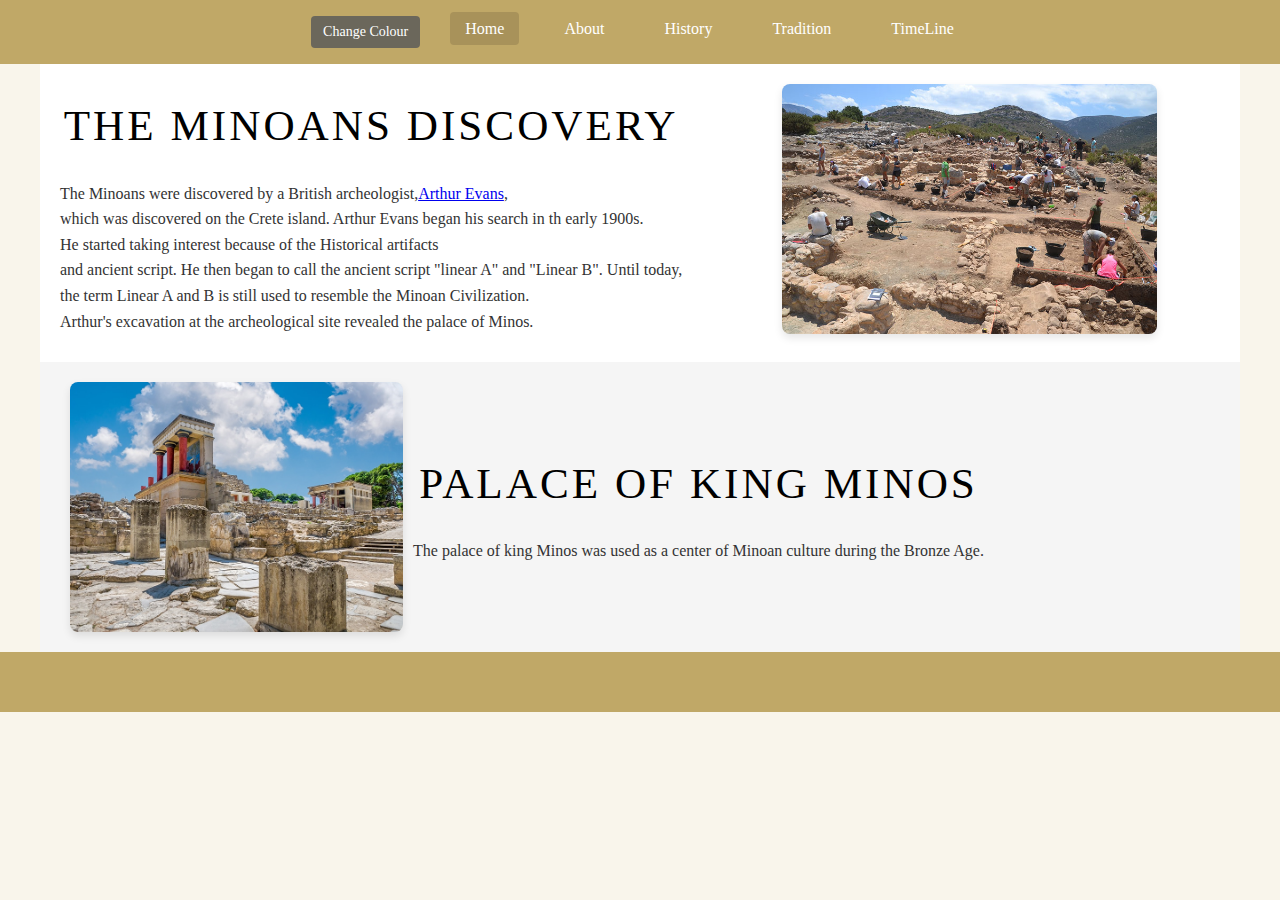
<file: index.html>
<!DOCTYPE html>
<html lang="en">
<head>
    <meta charset="UTF-8">
    <meta name="viewport" content="width=device-width, initial-scale=1.0">
    <title>The Lost Culture: The Minoans</title>

    <link rel="Stylesheet" href="Style.css">
</head>
<body>

    <!-- main navigation-->
    <header class="Home_header">
        <nav>
            <div class="Main_Link">
    <ul class="Navigation">
 <li><button id="ToggleLight" class="LightBtn">Change Colour</button></li>
<li><a href="index.html">Home</a></li>
<li><a href="About.html">About</a></li>
<li><a href="History.html">History</a></li>
<li><a href="Tradition.html">Tradition</a></li>
<li><a href="TimeLine.html">TimeLine</a></li>
</ul>
            </div>
        </nav>
    </header>

<!-- main content-->
    <main>
<section class ="Introduction">
    <div class = "Intro_content">
        <div class ="Intro_Details">
    <h1>The Minoans Discovery</h1>
    <p>The Minoans were discovered by a British archeologist,<a href="https://www.britannica.com/biography/Arthur-Evans">Arthur Evans</a>, <br>which was discovered on the Crete island.
     Arthur Evans began his search in th early 1900s. <br>He started taking interest because of the Historical artifacts 
    <p> and ancient script.
        He then began to call the ancient script "linear A" and "Linear B". 
        Until today,</p>
    <p> the term Linear A and B is still used to resemble the Minoan Civilization.</p>
    <p> Arthur's excavation at the archeological site revealed the palace of Minos.</p>
    </div>
        </div>

<div class ="Home_image">
    <img src="MinoansExcavation.jpg" alt="excavation of the Minoans">
</div>
</section>

<!-- main image sec-->
 <section class ="MainHome_image">
    <div class ="HomeImage_content">
        <img src="knossos-palace-crete-1.jpg" alt="Palace of Minoan">
        <div class="Image_details">
            <h2>Palace of King Minos</h2>
            <p> The palace of king Minos was used as a center of Minoan culture during the Bronze Age. </p>
        </div>
    </div>
</section>

<!-- Footer Section-->
<footer class="Footer">
    <div class="FooterDiv">
        <p></p>
    </div>
</footer>
<script src="Script.js"></script>
    </main>
</body>
</html>
</file>
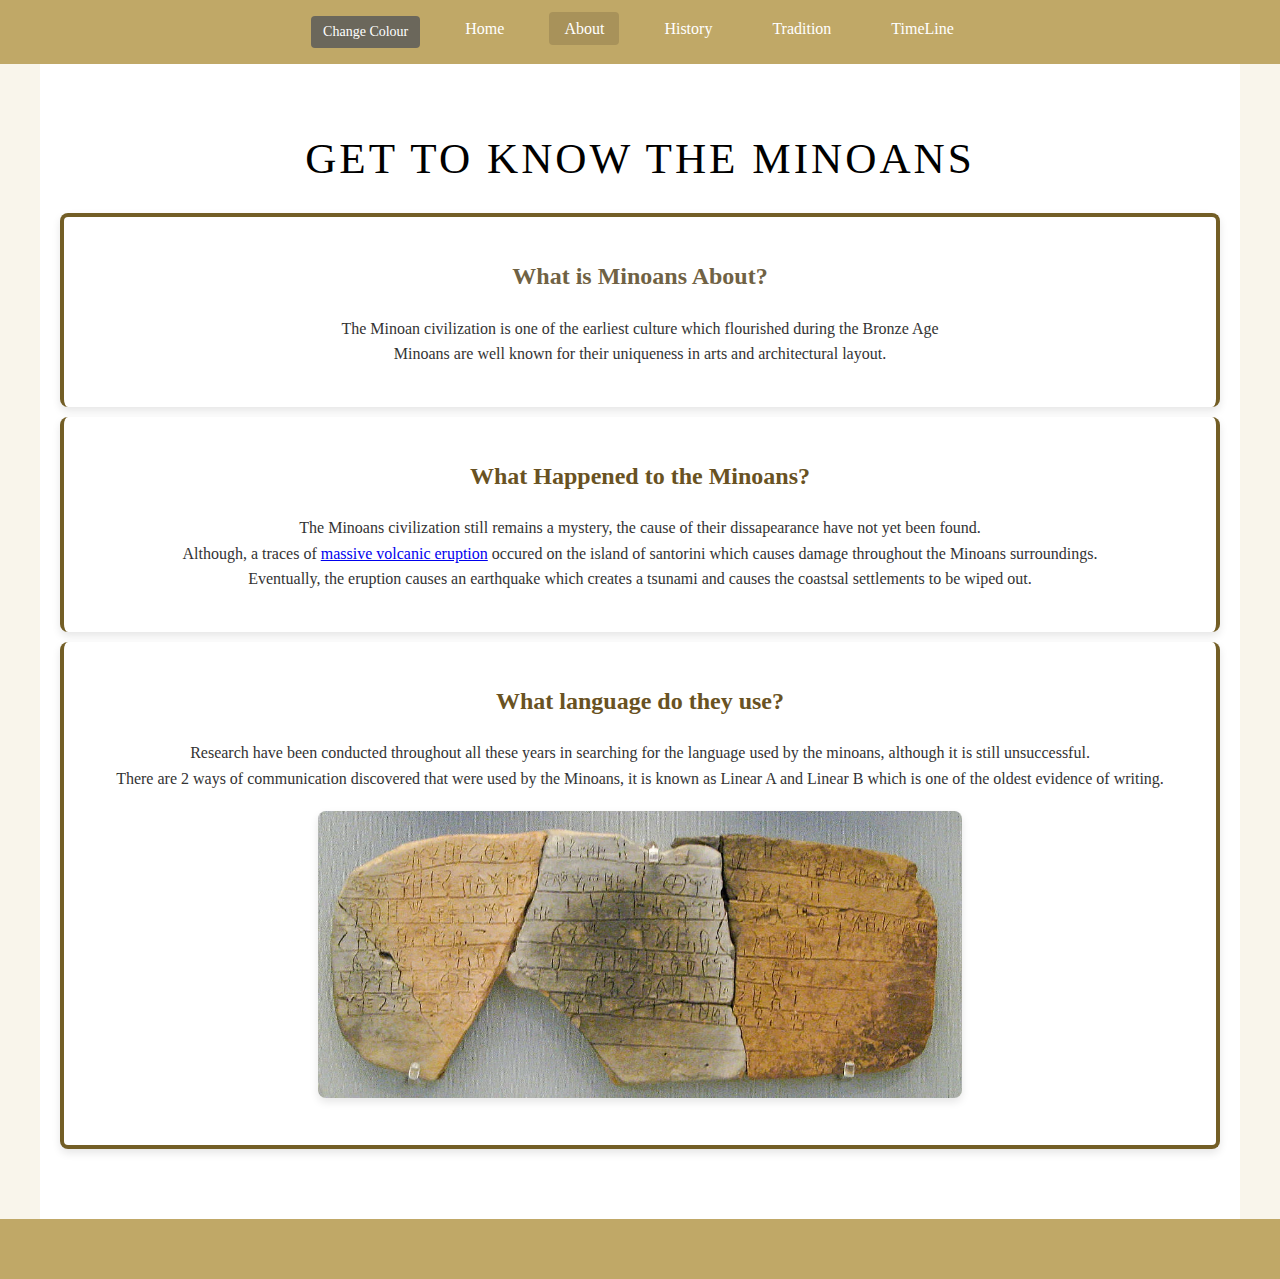
<file: About.html>
<!DOCTYPE html>
<html lang="en">
<head>
    <meta charset="UTF-8">
    <meta name="viewport" content="width=device-width, initial-scale=1.0">
    <title>About Minoans</title>
    <link rel="Stylesheet" href="Style.css">
</head>
<body>

    <!--Navigation-->
    <header class="About_header">
        <nav>
            <div class="Main_Link">
              <ul class="Navigation">
<li><button id="ToggleLight" class="LightBtn">Change Colour</button></li>
<li><a href="index.html">Home</a></li>
<li><a href="About.html">About</a></li>
<li><a href="History.html">History</a></li>
<li><a href="Tradition.html">Tradition</a></li>
<li><a href="TimeLine.html">TimeLine</a></li>
</ul>
 </div>
        </nav>
    </header>

    <!--About page title-->
    <main>
        <section class="About_introduction" id="AboutIntro">
            <h2 class="About_h2"><strong>Get To Know The Minoans</strong></h2>
    <!--Page Content-->
<div class="About_content"> 
    <h3>What is Minoans About?</h3>      
<p>The Minoan civilization is one of the earliest culture which flourished during the Bronze Age</p>
<p>Minoans are well known for their uniqueness in arts and architectural layout.</p>
</div>

<div class="About_Content2">
<h3>What Happened to the Minoans?</h3>
<p> The Minoans civilization still remains a mystery, the cause of their dissapearance have not yet been found. </p>
<p> Although, a traces of <a href="https://www.americanscientist.org/article/the-minoan-eruption">massive volcanic eruption</a> occured on the island of santorini which causes damage throughout the Minoans surroundings.</p>
<p> Eventually, the eruption causes an earthquake which creates a tsunami and causes the coastsal settlements to be wiped out.</p>
</div>
<div class="About_Content3">
<h3>What language do they use?</h3>
<p>Research have been conducted throughout all these years in searching for the language used by the minoans, although it is still unsuccessful. </p>
<p>There are 2 ways of communication discovered that were used by the Minoans, it is known as Linear A and Linear B which is one of the oldest evidence of writing. </p>
<img src="LinearB.jpg" alt="Linear B writing">
</div>
</section>
    </main>

<!--Footer Section-->
    <footer class="Footer">
        <div class="FooterDiv">
            <p></p>
        </div>
    </footer>

    <script src="Script.js"></script>
</body>
</html>
</file>
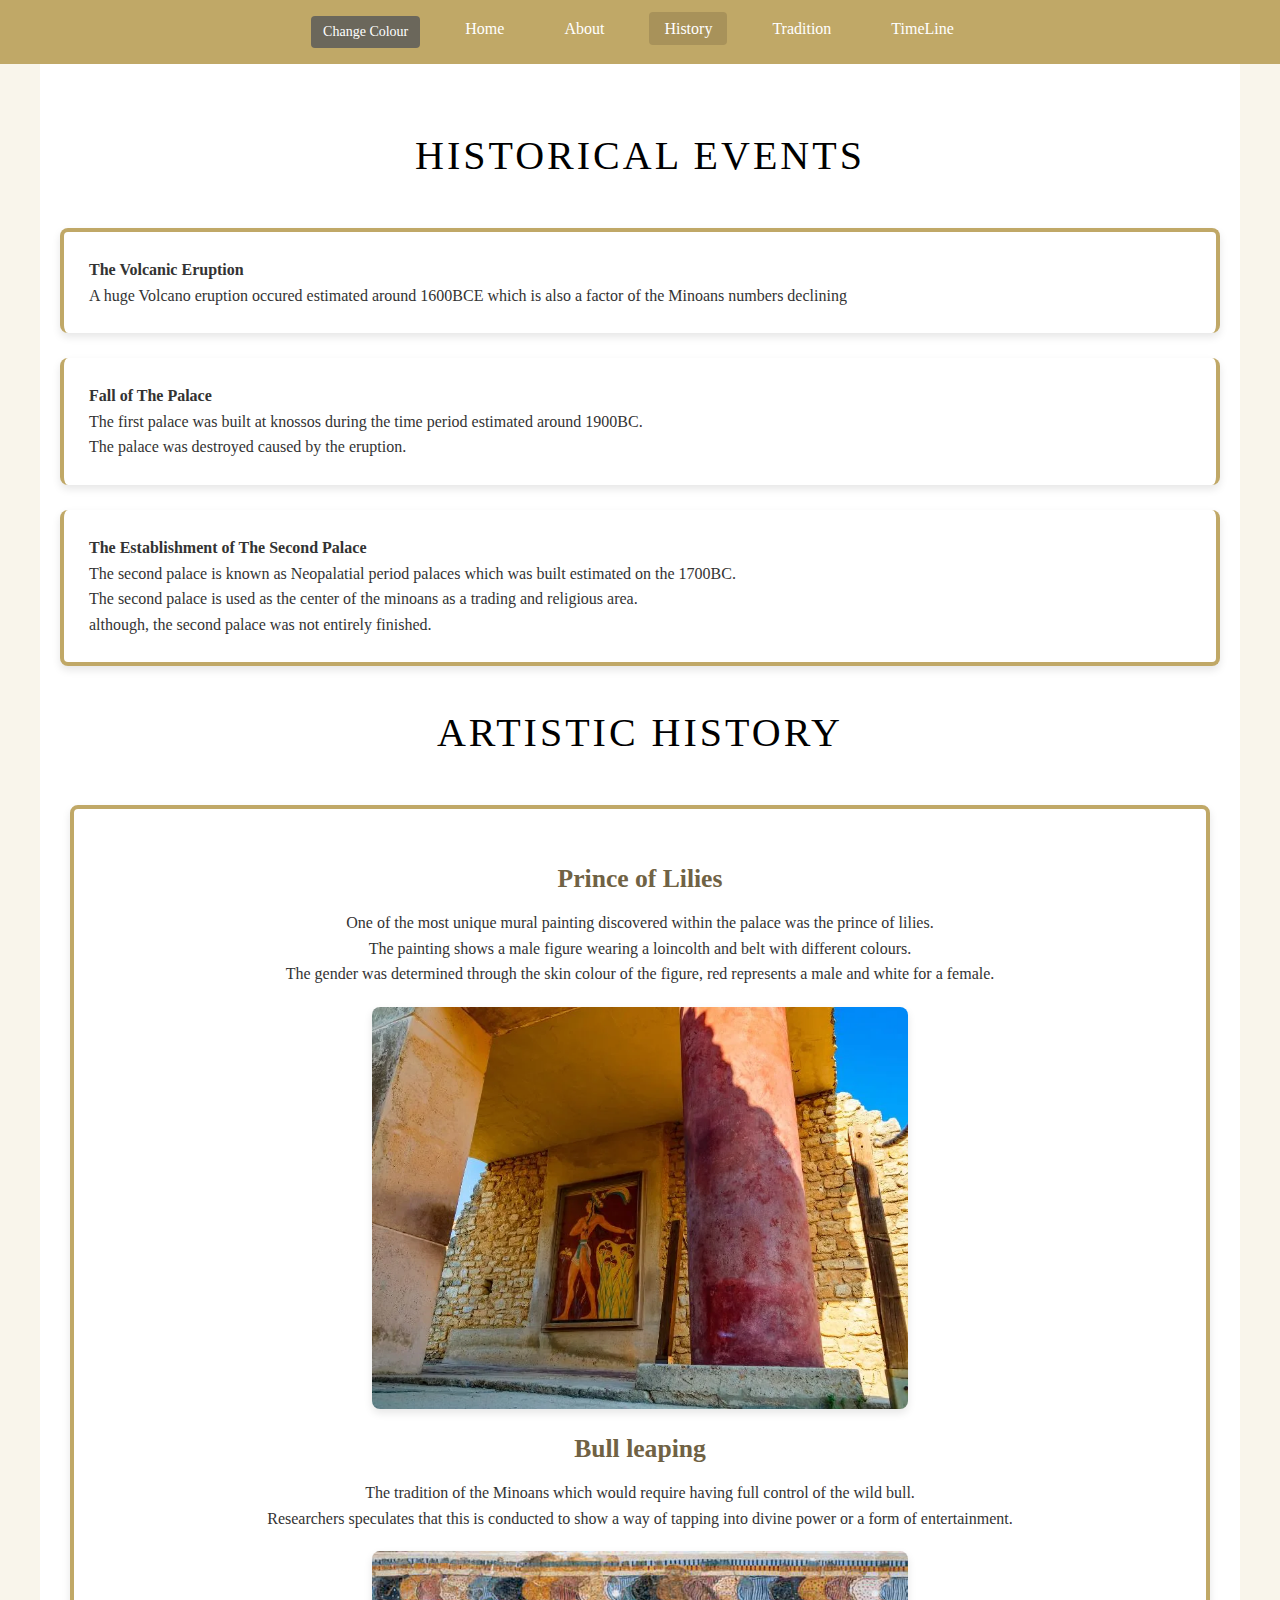
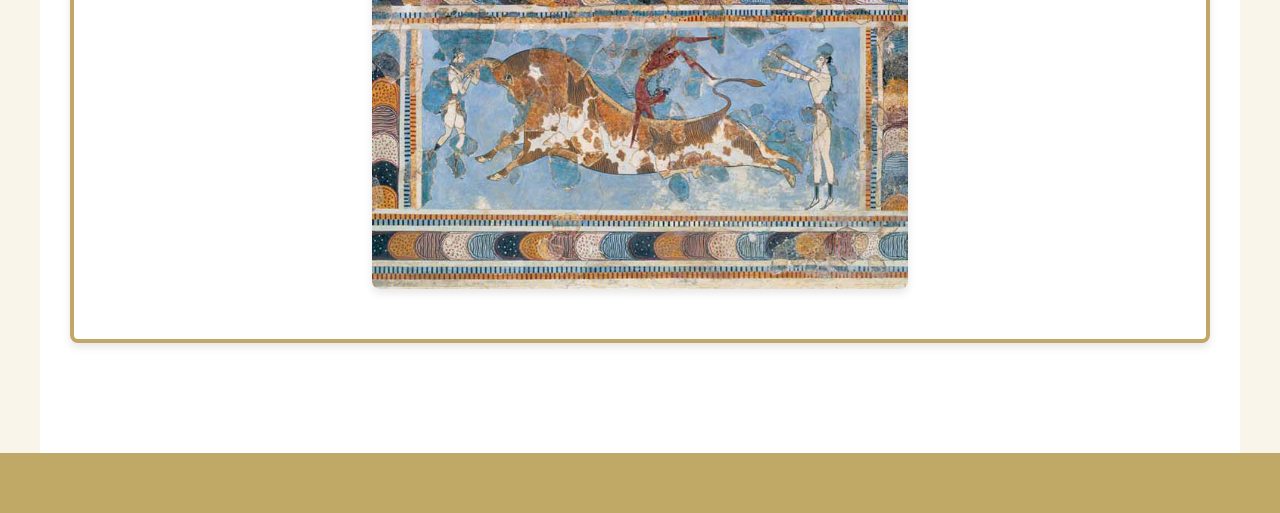
<file: History.html>
<!DOCTYPE html>
<html lang="en">
<head>
    <meta charset="UTF-8">
    <meta name="viewport" content="width=device-width, initial-scale=1.0">
    <title>Minoans History</title>
    <link rel="Stylesheet" href="Style.css">
</head>
<body>
    
    <!-- Navigations -->
    <header class="History_header">
        <nav>
             <ul class="Navigation">
<li><button id="ToggleLight" class="LightBtn">Change Colour</button></li>
<li><a href="index.html">Home</a></li>
<li><a href="About.html">About</a></li>
<li><a href="History.html">History</a></li>
<li><a href="Tradition.html">Tradition</a></li>
<li><a href="TimeLine.html">TimeLine</a></li>
            </ul>
        </nav>
    </header>

    <!-- 1st Content-->
    <main>
        <section class="History_Factors">
            <h1 class="History_h1">Historical Events</h1>
            <ul class="list">
            <li class="li1"><strong>The Volcanic Eruption</strong>
            <p> A huge Volcano eruption occured estimated around 1600BCE which is also a factor of the Minoans numbers declining </p>
            </li>
            <li class="li2"><strong> Fall of The Palace</strong>
            <p> The first palace was built at knossos during the time period estimated around 1900BC.  </p>
            <p> The palace was destroyed caused by the eruption. </p>
            </li>
            <li class="li3"><strong> The Establishment of The Second Palace</strong>
            <p> The second palace is known as Neopalatial period palaces which was built estimated on  the 1700BC.</p>
            <p> The second palace is used as the center of the minoans as a trading and religious area.</p>
            <p>although, the second palace was not entirely finished.</p>
            </li>
        </ul>

    <!-- Second content-->
        <section class="Art">
        <h2> Artistic History</h2>
        <div>
        <h3> Prince of Lilies</h3>
        <p> One of the most unique mural painting discovered within the palace was the prince of lilies.</p>
        <p>The painting shows a male figure wearing a loincolth and belt with different colours.</p>
        <p>The gender was determined through the skin colour of the figure, red represents a male and white for a female.</p>
        <img src="PrinceOfLilies.webp " alt="Prince of Lilies.">
        
        <h3> Bull leaping</h3>
        <p> The tradition of the Minoans which would require having full control of the wild bull.</p>
        <p> Researchers speculates that this is conducted to show a way of tapping into divine power or a form of entertainment.</p>
        <img src="Bull_leaping_fresco_palace_Knossos.jpg" alt="Bull Leaping">
        </div>
    </section>
    </section>

    <!--Footer Section-->
        <footer class="Footer">
            <div class="FooterDiv">
                <p></p>
            </div>
        </footer>
    </main>
    <script src="Script.js"></script>
</body>
</html>
</file>
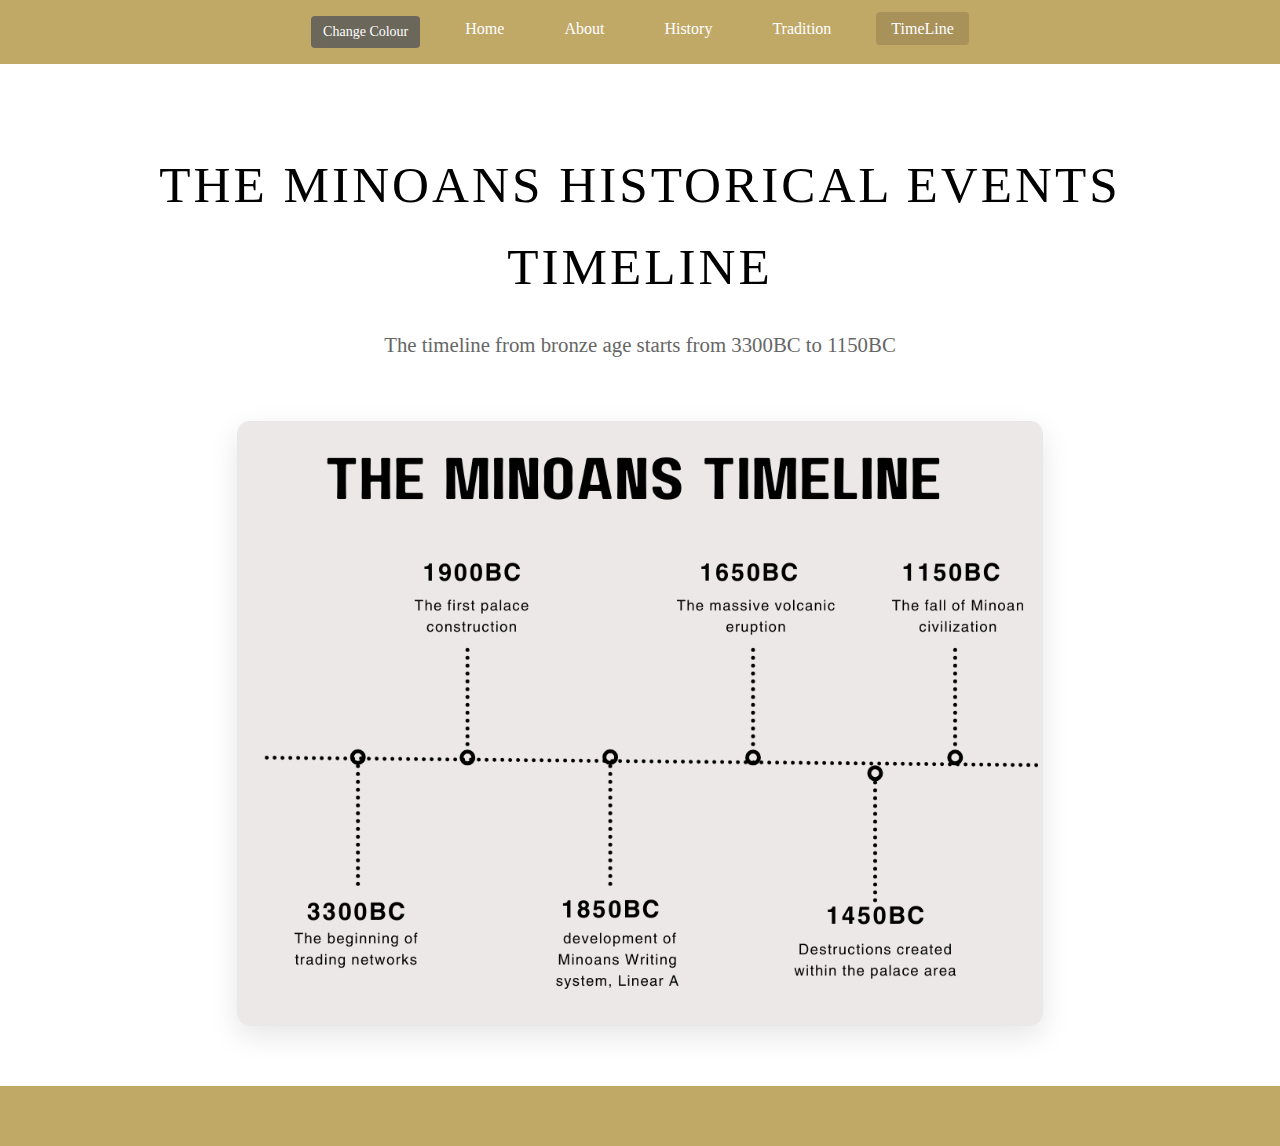
<file: TimeLine.html>
<!DOCTYPE html>
<html lang="en">
<head>
    <meta charset="UTF-8">
    <meta name="viewport" content="width=device-width, initial-scale=1.0">
    <title>TimeLine</title>
    <link rel="Stylesheet" href="Style.css">
</head>
<body>

    <!--Navigation-->
    <header class="TimeLine_head">
        <nav>
              <ul class="Navigation">
<li><button id="ToggleLight" class="LightBtn">Change Colour</button></li>
<li><a href="index.html">Home</a></li>
<li><a href="About.html">About</a></li>
<li><a href="History.html">History</a></li>
<li><a href="Tradition.html">Tradition</a></li>
<li><a href="TimeLine.html">TimeLine</a></li>
    </ul>
        </nav>
    </header>

    <!--Title-->
    <main>
<section class="Timeline_header">
<h1>The Minoans historical Events Timeline</h1>
<p> The timeline from bronze age starts from 3300BC to 1150BC</p>
<!--Image Detail-->
<img src="MinoansTimeline.png" alt="Timeline"> 
</section>

<!--footer-->
<footer class="Footer">
        <div class="FooterDiv">
            <p></p>
        </div>
    </footer>
    </main>
     <script src="Script.js"></script>
</body>
</html>
</file>
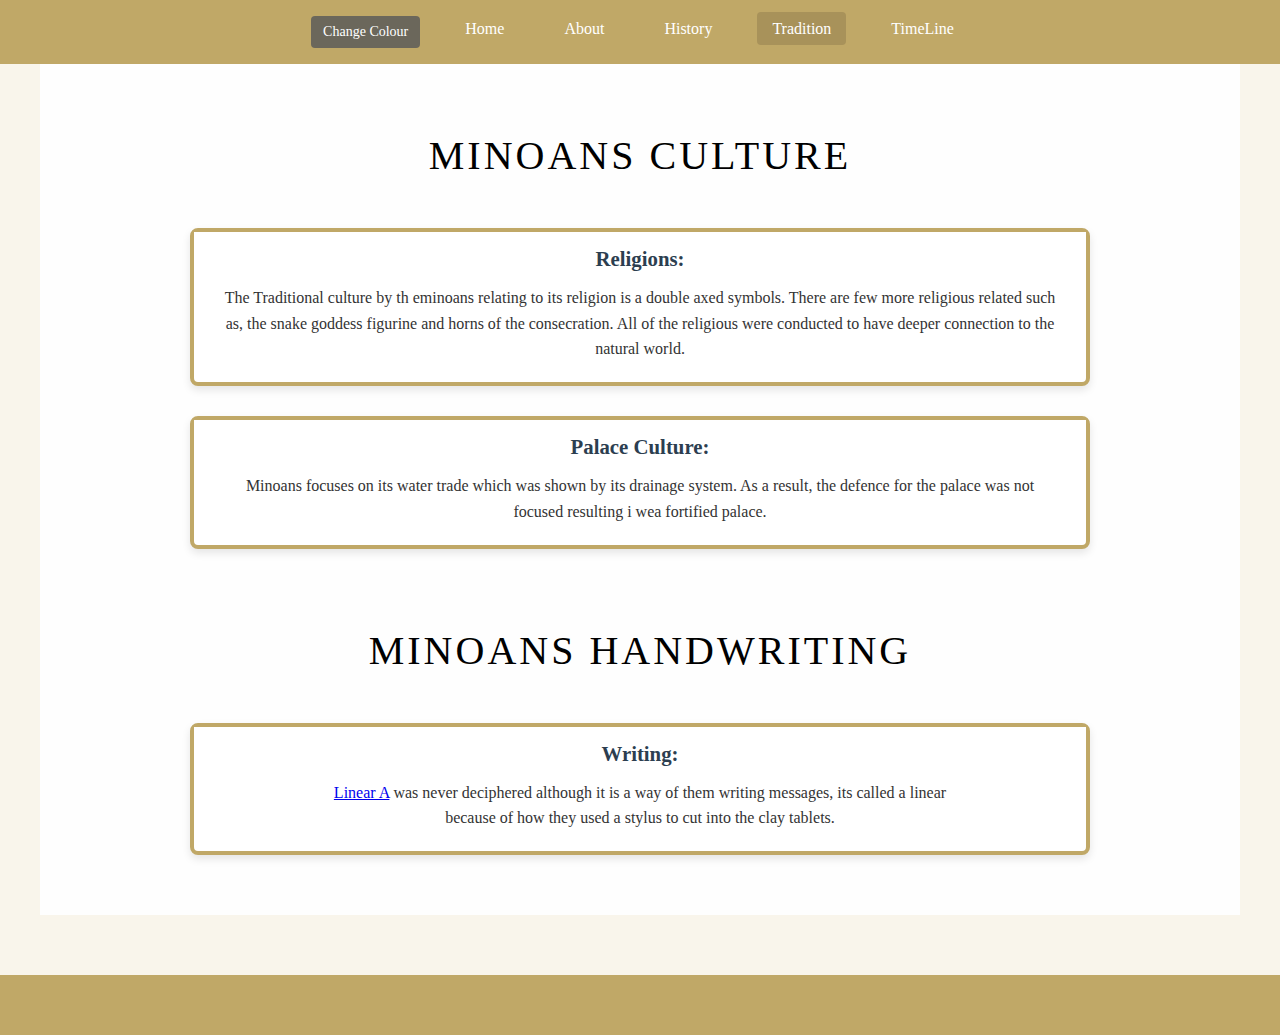
<file: Tradition.html>
<!DOCTYPE html>
<html lang="en">
<head>
    <meta charset="UTF-8">
    <meta name="viewport" content="width=device-width, initial-scale=1.0">
    <title>Minoans Traditional Culture</title>
    <link rel="Stylesheet" href="Style.css">
</head>
<body>

    <!--Navigation-->
    <header class="Tradition_header">
        <nav>
         <ul class="Navigation">
<li><button id="ToggleLight" class="LightBtn">Change Colour</button></li>
<li><a href="index.html">Home</a></li>
<li><a href="About.html">About</a></li>
<li><a href="History.html">History</a></li>
<li><a href="Tradition.html">Tradition</a></li>
<li><a href="TimeLine.html">TimeLine</a></li>
    </ul>
        </nav>
    </header>

    <!--1st Tradition Content-->
    <main>
<section class="culture">
    <h2>Minoans Culture</h2>
    <ul>
        <li><strong> Religions:</strong>
        <p> The Traditional culture by th eminoans relating to its religion is a double axed symbols.
        There are few more religious related such as, the snake goddess figurine and horns of the consecration.
        All of the religious were conducted to have deeper connection to the natural world.</p>
        </li>
        <li><strong>Palace Culture:</strong>
        <p>Minoans focuses on its water trade which was shown by its drainage system.
        As a result, the defence for the palace was not focused resulting i wea fortified palace. </p>
        </li>
    </ul>

    <!--2nd Tradition Content-->
<h2 class="Writing_h2"> Minoans HandWriting</h2>
<ul>
    <li><strong>Writing:</strong>
<p class="Writing_p"> <a href="https://www.worldhistory.org/Linear_A_Script/">Linear A</a> was never deciphered although it is a way of them writing messages,
 its called a linear because of how they used a stylus to cut into the clay tablets.</p>
</li>
</ul>
</section>
    </main>

<!--Footer Section-->
    <footer class="Footer">
        <div class="FooterDiv">
            <p></p>
        </div>
    </footer>
<script src="Script.js"></script>
    
</body>
</html>
</file>
<file: Style.css>
/* Resetting everything*/
* { margin: 0; padding: 0; box-sizing: border-box; }
body { 
    font-family: 'Georgia', serif; 
    line-height: 1.6; 
    color: #333; 
    background-color: #f9f5eb; 
}

/* Navigation section for all pages*/
header { 
    background-color: #c0a867; 
    padding: 1rem 0; 
    position: sticky; 
    top: 0; 
    z-index: 100; 
}
.Navigation{ 
    display: flex; 
    justify-content: center; 
    list-style: none; 
    max-width: 800px; 
    margin: 0 auto; 
}
.Navigation li, .Navigationn li { 
    margin: 0 15px; 
}
.Navigation a, .Navigationn a { 
    color: white; 
    text-decoration: none; 
    padding: 8px 15px; 
    border-radius: 4px;  
}
.Navigation a:hover, .Navigationn a:hover { 
    background-color: #a8925a; 
}

/* Toggle Button */
/* ===== DARK MODE STYLES ===== */
body.dark_mode {
    background-color: #1a1a1a;
    color: #e0e0e0;
}

/* Header */
body.dark_mode .Home_header,
body.dark_mode .About_header,
body.dark_mode .History_header,
body.dark_mode .Tradition_header,
body.dark_mode .TimeLine_head{
    background-color:#2d2d2d;
}

/* Navigation words */
body.dark_mode .Navigation a {
    color: #e0e0e0;
}
/* hovering over the navigation button */
body.dark_mode .Navigation a:hover {
    background-color: #555;
}

/* Content and Heading Style for dark mode*/
body.dark_mode .Introduction,
body.dark_mode .Image_details,
body.dark_mode .HomeImage_content,
body.dark_mode .MainHome_image,
body.dark_mode .Main_Link,
body.dark_mode .About_introduction,
body.dark_mode .History_Factors,
body.dark_mode .Art,
body.dark_mode .culture,
body.dark_ode .Writing,
body.dark_mode .Footer {
    background-color: #2d2d2d;
    color: #e0e0e0;
}
body.dark_mode .Image_details,
body.dark_mode .HomeImage_content,
body.dark_mode .MainHome_image,
body.dark_mode .About_content,
body.dark_mode .About_Content2,
body.dark_mode .About_Content3,
body.dark_mode .li1,
body.dark_mode .li2,
body.dark_mode .li3,
body.dark_mode .Art div,
body.dark_mode .culture li,
body.dark_mode .culture strong,
 body.dark_mode .Timeline_header {
    background-color: #3a3a3a;
    color: #e0e0e0;
    border-left-color: #d4b95c;
}

/* Headings for dark mdoe */
body.dark_mode h1,
body.dark_mode h2,
body.dark_mode h3 {
    color: #d4b95c;
}

header.dark_mode .Main_Link{
    background-color: #555;
}
/* Button Styles */
.LightBtn {
    background: #6b675b;
    color: white;
    border: none;
    padding: 8px 12px;
    border-radius: 4px;
    cursor: pointer;
    font-family: 'Georgia', serif;
    font-size: 14px;
}

.LightBtn:hover {
    background: #d4b95c;
}



/*  HOME WEBPAGE SECTION */
.Introduction, .MainHome_image { 
    padding: 20px 20px; 
    max-width: 1200px; 
    margin: 0 auto; 
    display: flex;
   
}
.Introduction { 
    background-color: white; 
}
.MainHome_image { 
    background-color: #f5f5f5;
}
.Intro_content, .HomeImage_content { 
    display: flex; 
    align-items: center; 
    gap: 10px; 
}
.Intro_Details h1, .Image_details h2 { 
    font-size: 2.7rem; 
    color: black; 
    margin: 0 0 20px; 
    font-weight: 300;  
    text-align: center; 
    text-transform: uppercase; 
    letter-spacing: 3px; 
}
.Home_image img{
    max-width: 100%; 
    height: 250px; 
    border-radius: 8px; 
    box-shadow: 0 4px 8px rgba(0,0,0,0.1); 
    margin-left: 100px;
}

.HomeImage_content img { 
    max-width: 100%; 
    height: 250px; 
    border-radius: 8px; 
    box-shadow: 0 4px 8px rgba(0,0,0,0.1); 
    margin-left: 10px;
}

.Image_details p{
    text-align: right;
}
.Home_footer { 
    background-color: #c0a867; 
    color: white; 
    padding: 30px 20px; 
    text-align: center; 
}

/* ABOUT WEBPAGE SECTION */
.About_introduction { 
    padding: 60px 20px; 
    background-color: white; 
    max-width: 1200px; 
    margin: 0 auto; 
}
.About_h2{
     font-size: 2.7rem; 
    color: black; 
    margin: 0 0 20px; 
    font-weight: 300;  
    text-align: center; 
    text-transform: uppercase; 
    letter-spacing: 3px; 
}
.About_content { 
    text-align: center; 
    margin-bottom: 50px; 
    padding: 40px; 
    background-color: white; 
    border-radius: 8px; 
     border-radius: 8px; 
    margin-bottom: 10px; 
    border-top: 4px solid #735e26; 
    border-left: 4px solid #735e26;
    border-right: 4px solid #735e26;
    box-shadow: 0 4px 8px rgba(0,0,0,0.1); 
}
.About_content h3 { 
    text-align: center; 
    font-size: 1.5rem; 
    color: #706244; 
    margin-bottom: 20px; 
    
    
}
.About_Content2 { 
    text-align: center; 
    background-color: white; 
    padding: 40px; 
    border-radius: 8px; 
    margin-bottom: 10px; 
    border-left: 4px solid #735e26;
    border-right: 4px solid #735e26;
    box-shadow: 0 4px 8px rgba(0,0,0,0.1); 
}
.About_Content3{
    text-align: center; 
    background-color: white; 
    padding: 40px; 
    border-radius: 8px; 
    margin-bottom: 10px;  
      border-left: 4px solid #735e26;
    border-right: 4px solid #735e26;
    border-bottom: 4px solid #735e26; 
    box-shadow: 0 4px 8px rgba(0,0,0,0.1);
}
.About_Content2 h3, .About_Content3 h3 { 
    color: #695222; 
    margin-bottom: 20px; 
    font-size: 1.5rem; 
}
.About_Content3 img { 
    max-width: 60%; 
    height: auto; 
    border-radius: 8px; 
    margin-top: 20px; 
    box-shadow: 0 4px 8px rgba(0,0,0,0.1); 
}

/*  HISTORY WEBPAGE SECTION */
.History_Factors { 
    padding: 60px 20px; 
    background-color: white; 
    max-width: 1200px; 
    margin: 0 auto; 
}
.History_h1 { 
    font-size: 2.5rem; 
    color: black; 
    margin-bottom: 40px; 
    text-align: center; 
    font-weight: 400; 
    text-transform: uppercase; 
    letter-spacing: 3px;
}
.list { 
    list-style: none; 
}
.li1 { 
    background-color: white; 
    padding: 25px; 
    margin-bottom: 25px; 
    border-radius: 8px; 
    border-top: 4px solid #c0a867; 
    border-left: 4px solid #c0a867; 
    border-right: 4px solid #c0a867; 
    box-shadow: 0 4px 8px rgba(0,0,0,0.1); 
}
.li2{
background-color: white; 
    padding: 25px; 
    margin-bottom: 25px; 
    border-radius: 8px; 
    border-left: 4px solid #c0a867; 
    border-right: 4px solid #c0a867; 
    box-shadow: 0 4px 8px rgba(0,0,0,0.1); 
}
.li3{
background-color: white; 
    padding: 25px; 
    margin-bottom: 25px; 
    border-radius: 8px; 
    border-left: 4px solid #c0a867; 
    border-right: 4px solid #c0a867;
    border-bottom: 4px solid #c0a867; 
    box-shadow: 0 4px 8px rgba(0,0,0,0.1); 
}
.History-Factors li strong { 
    font-size: 1.5rem; 
    color: #706244; 
    display: block; 
    margin-bottom: 15px; 
}
.Art { 
    padding: 10px 10px; 
    background-color: white; 
    max-width: 1200px; 
    margin: 0 auto; 
}
.Art h2 { 
    font-size: 2.5rem; 
    color: black; 
    margin-bottom: 40px; 
    text-align: center; 
    font-weight: 400; 
    text-transform: uppercase; 
    letter-spacing: 3px;
}
.Art div { 
    background-color: white; 
    text-align: center;
    padding: 30px; 
    margin-bottom: 40px; 
    border-radius: 8px; 
    border: 4px solid #c0a867;
    box-shadow: 0 4px 8px rgba(0,0,0,0.1); 
}
.Art h3 { 
    font-size: 1.6rem; 
    text-align: center;
    color: #706244; 
    
    margin-top:20px; 
    padding-bottom: 10px; 
}
.Art img { 
    max-width: 50%; 
    height: auto; 
    border-radius: 8px; 
    margin-top: 20px; 
    margin-bottom: 20px;
    box-shadow: 0 4px 8px rgba(0,0,0,0.1); 
    display: block; 
    margin-left: auto; 
    margin-right: auto; 
}

/* TRADITION WEBPAGE SECTION */
.culture { 
    padding: 60px 20px; 
    background-color: #fefefe; 
    max-width: 1200px; 
    margin: 0 auto 60px; 
}
.culture h2 { 
    font-size: 2.5rem; 
    color: black; 
    margin-bottom: 40px; 
    text-align: center; 
    font-weight: 400; 
    text-transform: uppercase; 
    letter-spacing: 3px; 
}
.culture ul { 
    list-style: none;
    padding: 0; 
    display: grid; 
    gap: 30px; 
    max-width: 900px; 
    margin:auto;
   text-align: center;
}
.culture li { 
    background: white; 
    padding: 0; 
    border-radius: 8px; 
    border: 4px solid #c0a867;
    box-shadow: 0 4px 8px rgba(0,0,0,0.1); 
}
.culture li strong { 
    display: block; 
    background: white; 
    color: #2c3e50; 
    padding: 10px 20px; 
    font-size: 1.3rem; 
    font-weight: 600;   
    
    
}
.culture p { 
    padding: 0px 30px;
    margin-bottom: 10px;
     margin-top:0 ;
     margin-bottom: 20px;
     
}
.Writing { 
    padding: 80px 20px; 
    background: #fefefe; 
    max-width: 1200px; 
    margin: 0 auto; 
    border-top: 1px solid #e8e8e8; 
}
.Writing_h2 { 
    font-size: 2rem; 
    color: #2c3e50; 
    margin-top: 70px;
    margin-bottom: 10px; 
    text-align: center; 
    font-weight: 400; 
    text-transform: uppercase; 
    letter-spacing: 3px; 
}
.Writing_p {   
    margin-top: 0px;
    margin-bottom: 25px; 
    max-width: 700px; 
    margin: auto;
    text-align: center; 
    
}

/* TIMELINE WEBPAGE SECTION*/
.Timeline_header { 
    padding: 80px 20px 60px; 
    min-height: 100vh; 
    background-color: white;
}
.Timeline_header h1 { 
    font-size: 3.2rem; 
    color: black; 
    margin: 0 0 20px; 
    font-weight: 300; 
    letter-spacing: 2px; 
    text-align: center; 
    text-transform: uppercase; 
    letter-spacing: 3px; 
}
.Timeline_header p { 
    font-size: 1.3rem; 
    color: #666; 
    margin: 0 auto;
    margin-bottom: 60px;
    max-width: 600px;  
    text-align: center; 
    
}
.Timeline_header img { 
    max-width: 65%; 
    height: auto; 
    display: block; 
    margin: 0 auto; 
    border-radius: 12px; 
    box-shadow: 0 10px 30px rgba(0,0,0,0.1); 
    border: 1px solid #e8e8e8; 
}

/* FOOTER SECTION */
Footer { 
    background-color: #c0a867; 
    color: white; 
    padding: 30px 20px; 
    text-align: center; 
}

/* Other devices */
@media (max-width: 768px) {
    .Navigation{ 
        flex-direction:row;
        align-items:center; 
       max-height: fit-content;
    }
    .Navigation li{ 
        margin: 5px 0; 
    }
    .Introduction, .MainHome_image, .About_introduction, 
    .History-Factors, .Art, .culture, .Writing, .Timeline_header { 
        padding: 40px 15px; 
    }
    .About_content, .About_Content2, .About_Content3,
    .History-Factors li, .Art div, .culture li, .period-card { 
        padding: 20px; 
    }
    h1 { 
        font-size: 2rem;
     }
    .Timeline_header h1 { 
        font-size: 2.2rem;
     }
    h2 { 
        font-size: 1.8rem; 
    }
    h3, .About_Content2 h3, .About_Content3 h3 { 
        font-size: 1.4rem;
    }
    .Art h3 { 
        font-size: 1.4rem;
     }
    .culture h2, .Writing h2 { 
        font-size: 1.6rem; letter-spacing: 2px;
     }
    .culture li strong { 
        padding: 20px; font-size: 1.1rem; 
    }
    .culture p, .Writing p { 
        padding: 15px 20px; font-size: 1rem;
     }
    .Intro_Details {
        flex-direction: column;
        display: flex;

    }
    
    .HomeImage_content { 
        flex-direction: column;
        display: block;
flex-direction: column;
    }
    .HomeImage_content img {
         max-width: 100%; 
    }
    .Intro_content{
        display: block;
        gap: 30px;
        font-size: 0.8rem;
    }
    .Image_details p{
        text-align: center;
    }
    .Home_image {
        display: flex;
        width: 400px ;
        height: auto;
    }
    
    .Home_image img {
        width: 100%;
        margin: auto;
        float: right;
        margin-bottom: 10px;
        margin-left: 10px;

    }
    
}
</file>
